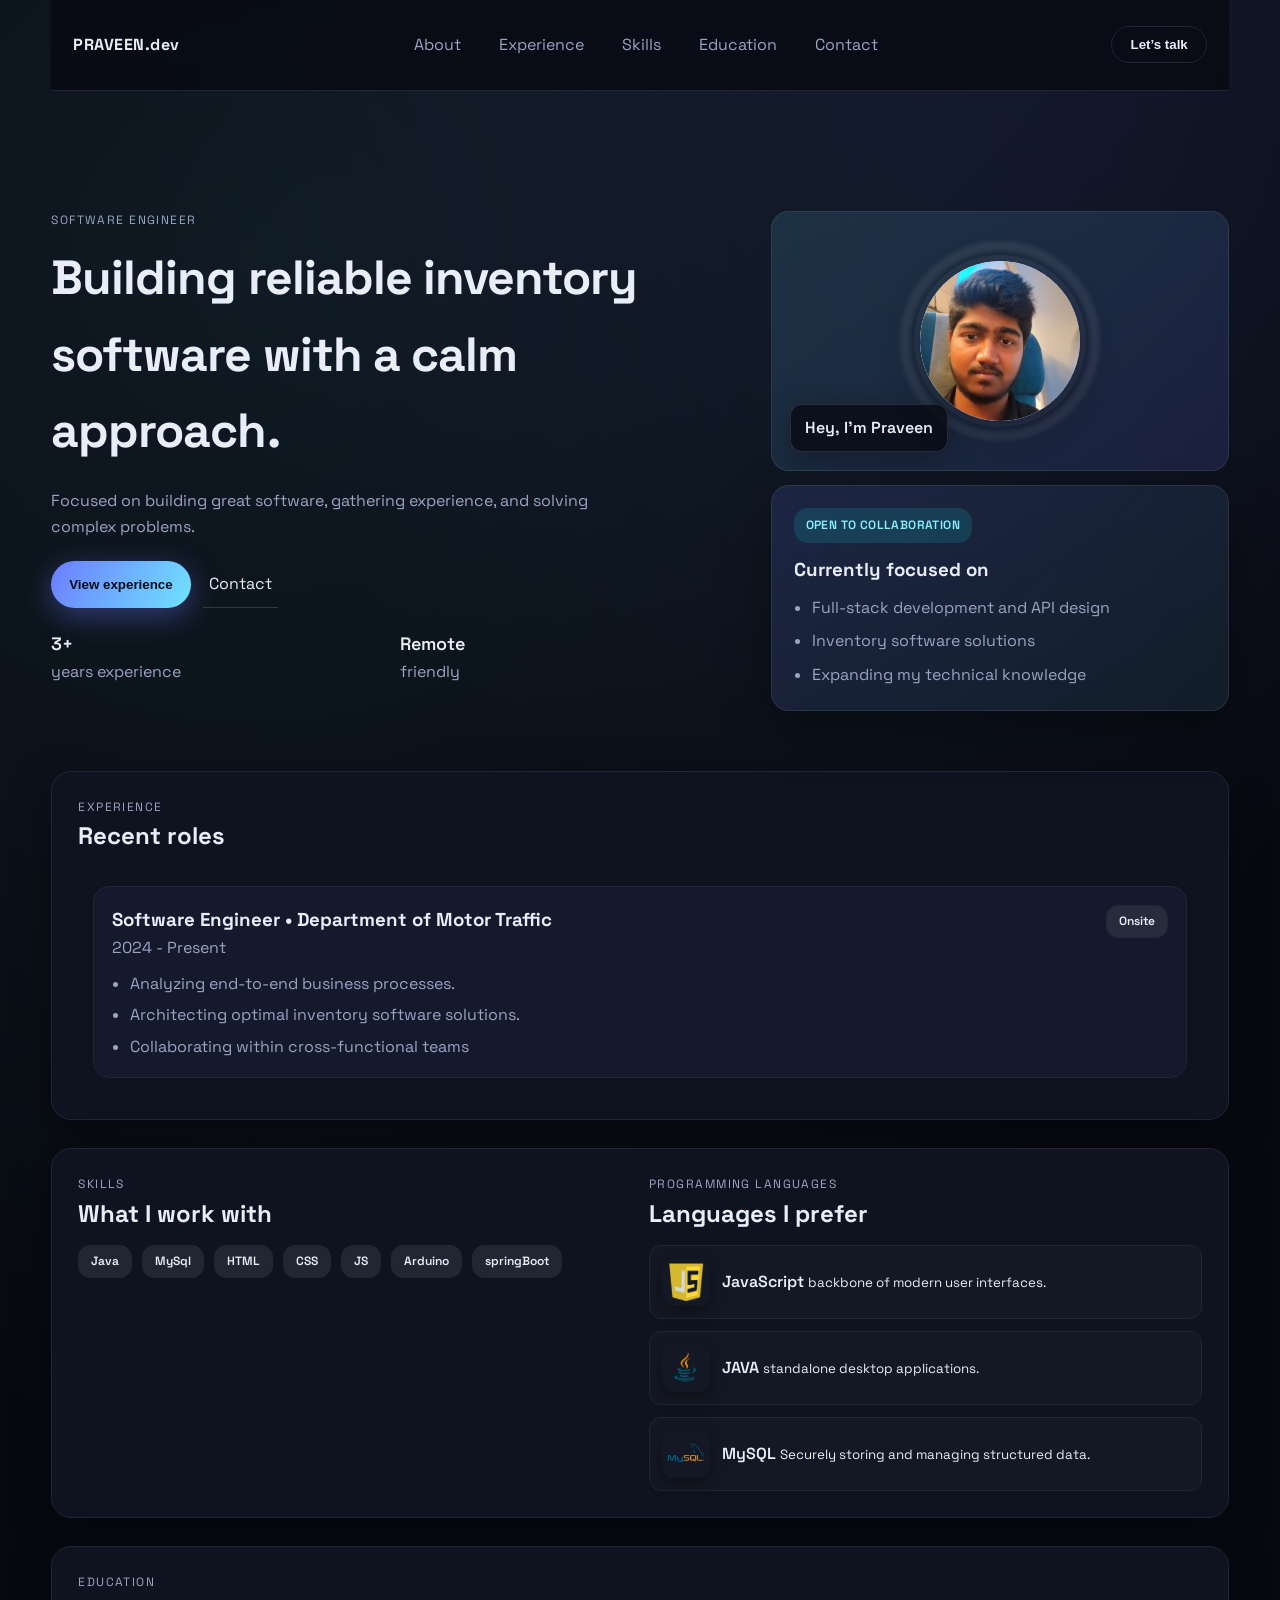
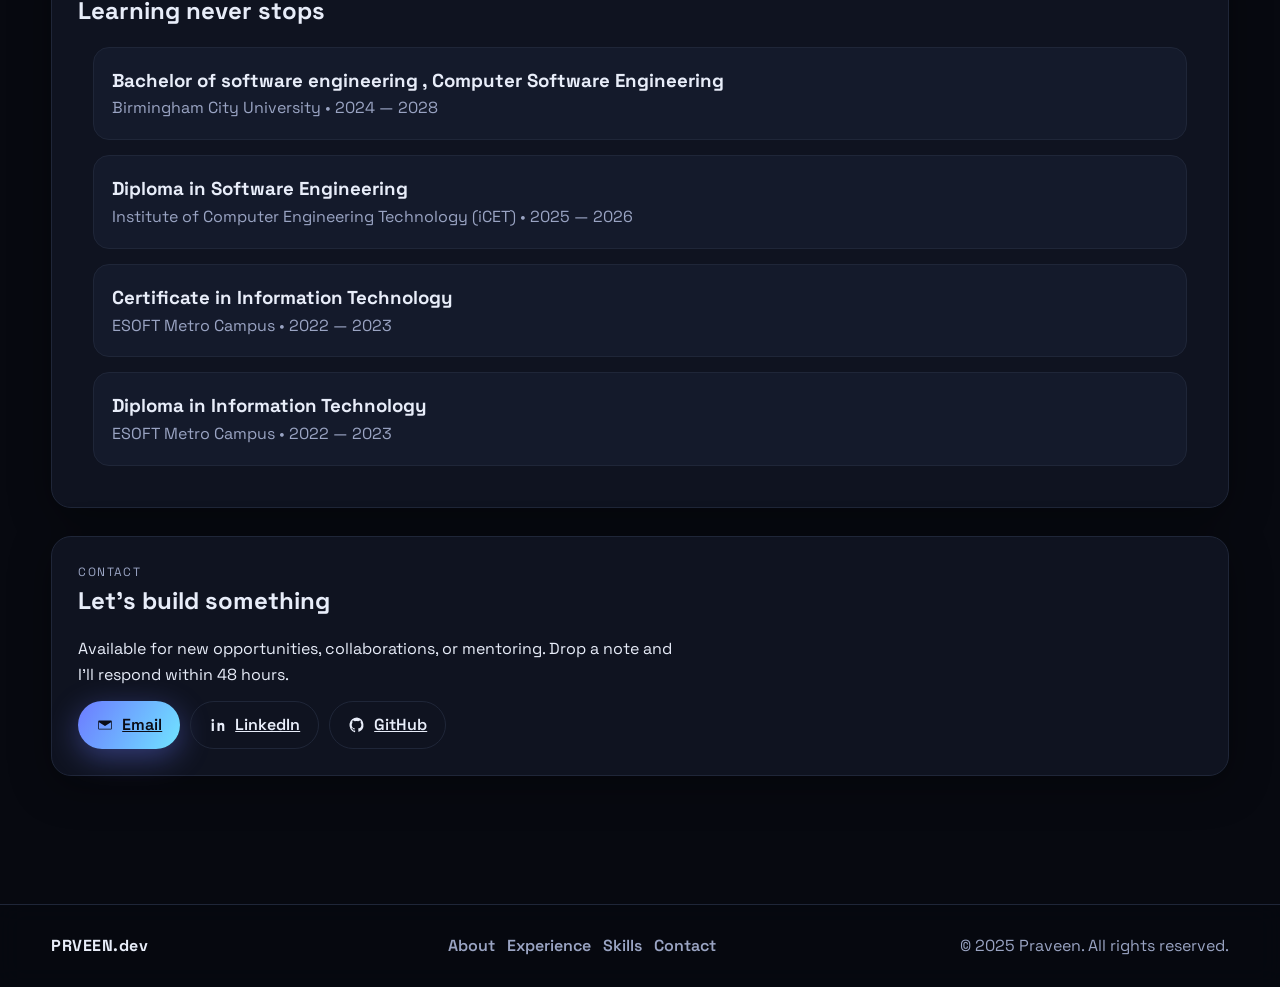
<file: index.html>
<!DOCTYPE html>
<html lang="en">
<head>
    <meta charset="UTF-8">
    <meta name="viewport" content="width=device-width, initial-scale=1.0">
    <title>Praveen Wijewardana</title>
    <link rel="preconnect" href="https://fonts.googleapis.com">
    <link rel="preconnect" href="https://fonts.gstatic.com" crossorigin>
    <link href="https://fonts.googleapis.com/css2?family=Space+Grotesk:wght@400;500;600;700&display=swap" rel="stylesheet">
    <link rel="stylesheet" href="style.css">
</head>
<body>

    <div class="bg-grid"></div>
    <header class="nav">
        <div class="logo">PRAVEEN.dev</div>
        <nav>
            <a href="#about">About</a>
            <a href="#experience">Experience</a>
            <a href="#skills">Skills</a>
            <a href="#education">Education</a>
            <a href="#contact">Contact</a>
        </nav>
        <button class="pill" id="contact-btn">Let’s talk</button>
    </header>

    <main class="shell">
        <section class="hero" id="about">
            <div class="hero__text">
                <p class="eyebrow">Software Engineer</p>
                <h1>Building reliable inventory software with a calm approach.</h1>
                <p class="lede">Focused on building great software, gathering experience, and solving complex problems.</p>
                <div class="hero__actions">
                    <button class="pill primary" id="work-btn">View experience</button>
                    <a class="ghost" href="#contact">Contact</a>
                </div>
                <div class="meta-row">
                    <div><span>3+</span> years experience</div>
                    <!-- <div><span>15</span> products launched</div> -->
                    <div><span>Remote</span> friendly</div>
                </div>
            </div>
            <div class="hero__visual">
                <div class="avatar">
                    <div class="avatar__ring"></div>
                    <div class="avatar__img" aria-hidden="true">
                        <img src="avtar.jpg" alt="Praveen's Avatar">
                    </div>
                    <div class="avatar__label">Hey, I’m Praveen</div>
                </div>
                <div class="hero__card">
                    <div class="badge">Open to collaboration</div>
                    <h3>Currently focused on</h3>
                    <ul>
                        <li>Full-stack development and API design</li>
                        <li>Inventory software solutions</li>
                        <li>Expanding my technical knowledge</li>
                    </ul>
                </div>
            </div>
        </section>

        <section class="panel" id="experience">
            <div class="panel__header">
                <p class="eyebrow">Experience</p>
                <h2>Recent roles</h2>
            </div>
            <div class="timeline">
                <article class="card">
                    <div class="card__head">
                        <div>
                            <h3>Software Engineer • Department of Motor Traffic</h3>
                            <p class="muted">2024 - Present</p>
                        </div>
                        <span class="chip">Onsite</span>
                    </div>
                    <ul>
                        <li>Analyzing end-to-end business processes.</li>
                        <li>Architecting optimal inventory software solutions.</li>
                        <li>Collaborating within cross-functional teams</li>
                    </ul>
                </article>

            </div>
        </section>

        <section class="panel grid" id="skills">
            <div>
                <p class="eyebrow">Skills</p>
                <h2>What I work with</h2>
                <div class="tags">
                    <span class="chip">Java</span>
                    <span class="chip">MySql</span>
                    <span class="chip">HTML</span>
                    <span class="chip">CSS</span>
                    <span class="chip">JS</span>
                    <span class="chip">Arduino</span>
                    <span class="chip">springBoot</span>
                </div>
            </div>
            <div>
                <p class="eyebrow">Programming Languages</p>
                <h2>Languages I prefer</h2>
                <div class="lang">
                    <div class="lang__item">
                        <div class="lang__icon ts">
                            <img src="javascript.png" alt="JavaScript">
                        </div>
                        <div>
                            <span>JavaScript</span>
                            <small> backbone of modern user interfaces.</small>
                        </div>
                    </div>
                    <div class="lang__item">
                        <div class="lang__icon py">
                            <img src="p-80-java.webp" alt="Java">
                        </div>
                        <div>
                            <span>JAVA</span>
                            <small>standalone desktop applications.</small>
                        </div>
                    </div>
                    <div class="lang__item">
                        <div class="lang__icon go">
                            <img src="mysql-5-logo-png-transparent.png" alt="MySQL">
                        </div>
                        <div>
                            <span>MySQL</span>
                            <small>Securely storing and managing structured data.</small>
                        </div>
                    </div>
                </div>
            </div>
        </section>

        <section class="panel" id="education">
            <div class="panel__header">
                <p class="eyebrow">Education</p>
                <h2>Learning never stops</h2>
            </div>
            <div class="card">
                <div class="card__head">
                    <div>
                        <h3>Bachelor of software engineering , Computer Software Engineering</h3>
                        <p class="muted">Birmingham City University • 2024 — 2028</p>
                    </div>
                </div>
            </div>
            <div class="card">
                <div class="card__head">
                    <div>
                        <h3>Diploma in Software Engineering</h3>
                        <p class="muted">Institute of Computer Engineering Technology (iCET) • 2025 — 2026</p>
                    </div>
                </div>
            </div>
            <div class="card">
                <div class="card__head">
                    <div>
                        <h3>Certificate in Information Technology</h3>
                        <p class="muted">ESOFT Metro Campus • 2022 — 2023</p>
                    </div>
                </div>
            </div>
            <div class="card">
                <div class="card__head">
                    <div>
                        <h3>Diploma in Information Technology</h3>
                        <p class="muted">ESOFT Metro Campus • 2022 — 2023</p>
                    </div>
                </div>
            </div>
        </section>

        <section class="panel" id="contact">
            <div class="panel__header">
                <p class="eyebrow">Contact</p>
                <h2>Let’s build something</h2>
            </div>
            <div class="contact">
                <div>
                    <p>Available for new opportunities, collaborations, or mentoring. Drop a note and I’ll respond within 48 hours.</p>
                    <div class="contact__links">
                        <a href="praveenwijewardana1@gmail.com" class="pill primary">
                            <svg viewBox="0 0 24 24" aria-hidden="true" focusable="false"><path d="M4 6h16a1 1 0 0 1 1 1v10a1 1 0 0 1-1 1H4a1 1 0 0 1-1-1V7a1 1 0 0 1 1-1Zm0 2.2V17h16V8.2l-8 5.2-8-5.2Z" fill="currentColor"></path></svg>
                            Email
                        </a>
                        <a href="https://www.linkedin.com/in/praveen-wijewardana/" target="_blank" rel="noreferrer" class="pill">
                            <svg viewBox="0 0 24 24" aria-hidden="true" focusable="false"><path d="M6.5 20H3.6V9h2.9v11ZM5 7.5a1.75 1.75 0 1 1 0-3.5 1.75 1.75 0 0 1 0 3.5ZM20.4 20h-2.9v-5.8c0-1.4-.6-2.1-1.6-2.1-.9 0-1.7.6-1.7 2V20h-2.9V9h2.8v1.5s.9-1.6 3-1.6c2 0 3.3 1.2 3.3 3.7V20Z" fill="currentColor"></path></svg>
                            LinkedIn
                        </a>
                        <a href="https://github.com/PraveenWijewardana" target="_blank" rel="noreferrer" class="pill">
                            <svg viewBox="0 0 24 24" aria-hidden="true" focusable="false"><path d="M12 2a10 10 0 0 0-3.2 19.5c.5.1.7-.2.7-.5v-1.7c-2.8.6-3.4-1.3-3.4-1.3-.4-1-1-1.3-1-1.3-.8-.6.1-.6.1-.6.9.1 1.3.9 1.3.9.8 1.3 2.1.9 2.6.7.1-.6.3-.9.5-1.1-2.2-.3-4.6-1.1-4.6-5a3.9 3.9 0 0 1 1-2.7c-.1-.3-.5-1.4.1-2.8 0 0 .8-.3 2.8 1a9.7 9.7 0 0 1 5 0c2-1.3 2.8-1 2.8-1 .6 1.4.2 2.5.1 2.8a3.9 3.9 0 0 1 1 2.7c0 3.9-2.4 4.7-4.6 5 .3.3.6.8.6 1.6v2.4c0 .3.2.6.7.5A10 10 0 0 0 12 2Z" fill="currentColor"></path></svg>
                            GitHub
                        </a>
                    </div>
                </div>
            </div>
        </section>
    </main>

    <footer class="footer">
        <div class="footer__inner">
            <div class="logo">PRVEEN.dev</div>
            <div class="footer__links">
                <a href="#about">About</a>
                <a href="#experience">Experience</a>
                <a href="#skills">Skills</a>
                <a href="#contact">Contact</a>
            </div>
            <div class="footer__note">© 2025 Praveen. All rights reserved.</div>
        </div>
    </footer>

    <script src="script.js"></script>
</body>
</html>
</file>
<file: style.css>
* {
	box-sizing: border-box;
	margin: 0;
	padding: 0;
}

:root {
	--bg: #070910;
	--panel: #0f1320;
	--card: #141a2b;
	--text: #e8edf9;
	--muted: #9aa4c3;
	--accent: #6c7bff;
	--accent-2: #70e4ff;
	--border: #1f2638;
	--glow: rgba(108, 123, 255, 0.4);
	font-family: 'Space Grotesk', system-ui, -apple-system, sans-serif;
	color: var(--text);
	background: var(--bg);
}

body {
	background: radial-gradient(1200px circle at 20% 10%, rgba(112, 228, 255, 0.08), transparent),
		radial-gradient(900px circle at 80% 0%, rgba(108, 123, 255, 0.10), transparent),
		var(--bg);
	min-height: 100vh;
	line-height: 1.6;
}

.shell {
	width: min(1200px, 92vw);
	margin: 0 auto;
	padding: 120px 0 80px;
	position: relative;
	z-index: 1;
}

.bg-grid {
	position: fixed;
	inset: 0;
	background-image: linear-gradient(rgba(255,255,255,0.03) 1px, transparent 1px),
		linear-gradient(90deg, rgba(255,255,255,0.03) 1px, transparent 1px);
	background-size: 120px 120px;
	opacity: 0.35;
	pointer-events: none;
	mask-image: radial-gradient(circle at center, rgba(0,0,0,0.6), transparent 65%);
	z-index: 0;
}

.nav {
	width: min(1200px, 92vw);
	margin: 0 auto;
	padding: 22px ;
	display: flex;
	align-items: center;
	justify-content: space-between;
	gap: 16px;
	position: sticky;
	top: 0;
	z-index: 10;
	background: rgba(7,9,16,0.75);
	backdrop-filter: blur(12px);
	border-bottom: 1px solid var(--border);
}

.nav nav {
	display: flex;
	gap: 14px;
	flex-wrap: wrap;
}

.nav a {
	color: var(--muted);
	text-decoration: none;
	padding: 10px 12px;
	border-radius: 12px;
	transition: color 0.2s ease, background 0.2s ease;
}

.nav a:hover {
	color: var(--text);
	background: rgba(255,255,255,0.06);
}

.logo {
	font-weight: 700;
	letter-spacing: 0.5px;
}

.pill {
	border: 1px solid var(--border);
	background: transparent;
	color: var(--text);
	padding: 10px 18px;
	border-radius: 999px;
	cursor: pointer;
	font-weight: 600;
	transition: all 0.2s ease;
	display: inline-flex;
	align-items: center;
	gap: 8px;
}

.pill.primary {
	background: linear-gradient(120deg, var(--accent), var(--accent-2));
	color: #0a0c16;
	border: none;
	box-shadow: 0 8px 30px var(--glow);
}

.pill svg {
	width: 18px;
	height: 18px;
}

.pill.full {
	width: 100%;
}

.pill:hover {
	transform: translateY(-1px);
	box-shadow: 0 6px 20px rgba(0,0,0,0.25);
}

.ghost {
	color: var(--text);
	text-decoration: none;
	padding: 10px 6px;
	border-bottom: 1px solid rgba(255,255,255,0.15);
	transition: border 0.2s ease;
}

.ghost:hover {
	border-bottom-color: var(--text);
}

.hero {
	display: grid;
	grid-template-columns: 1.2fr 0.8fr;
	gap: 32px;
	align-items: stretch;
	margin-bottom: 60px;
}

.hero__visual {
	display: grid;
	gap: 14px;
}

.avatar {
	position: relative;
	padding: 24px;
	background: linear-gradient(145deg, rgba(112,228,255,0.12), rgba(108,123,255,0.14));
	border: 1px solid rgba(255,255,255,0.08);
	border-radius: 18px;
	overflow: hidden;
	min-height: 260px;
	display: grid;
	place-items: center;
}

.avatar__ring {
	position: absolute;
	width: 200px;
	height: 200px;
	border-radius: 50%;
	border: 10px solid rgba(255,255,255,0.08);
	filter: blur(2px);
	animation: spin 16s linear infinite;
	z-index: 0;
}

.avatar__img {
	width: 160px;
	height: 160px;
	aspect-ratio: 1 / 1;
	border-radius: 50%;
	background: radial-gradient(circle at 30% 30%, #ffffff, #cdd7ff, #7aa7ff);
	position: relative;
	box-shadow: 0 10px 35px rgba(0,0,0,0.35), 0 0 0 6px rgba(255,255,255,0.06);
	overflow: hidden;
	z-index: 1;
}

.avatar__shine {
	position: absolute;
	inset: 0;
	background: radial-gradient(circle at 20% 20%, rgba(255,255,255,0.5), transparent 45%);
	border-radius: 50%;
}

.avatar__img img {
	width: 100%;
	height: 100%;
	object-fit: cover;
	display: block;
	border-radius: 50%;
	filter: saturate(1.05);
}

.avatar__img::after {
	content: "";
	position: absolute;
	inset: -6px;
	border-radius: 50%;
	border: 1px solid rgba(255,255,255,0.18);
	box-shadow: 0 12px 35px rgba(0,0,0,0.45);
	pointer-events: none;
}

.avatar__label {
	position: absolute;
	bottom: 18px;
	left: 18px;
	background: rgba(7,9,16,0.75);
	border: 1px solid rgba(255,255,255,0.12);
	padding: 10px 14px;
	border-radius: 12px;
	font-weight: 600;
	box-shadow: 0 8px 30px rgba(0,0,0,0.3);
}

.hero__text h1 {
	font-size: clamp(32px, 5vw, 48px);
	margin: 10px 0 18px;
	letter-spacing: -0.02em;
}

.hero__text .lede {
	color: var(--muted);
	max-width: 58ch;
}

.hero__actions {
	display: flex;
	gap: 12px;
	margin: 22px 0;
	flex-wrap: wrap;
}

.meta-row {
	display: grid;
	grid-template-columns: repeat(auto-fit, minmax(160px, 1fr));
	gap: 10px;
	margin-top: 14px;
	color: var(--muted);
}

.meta-row span {
	display: block;
	color: var(--text);
	font-weight: 600;
	font-size: 18px;
}

.hero__card {
	background: linear-gradient(140deg, rgba(108,123,255,0.15), rgba(112,228,255,0.08));
	border: 1px solid rgba(255,255,255,0.08);
	padding: 22px;
	border-radius: 18px;
	box-shadow: 0 18px 50px rgba(0,0,0,0.35);
}

.hero__card h3 {
	margin: 12px 0 10px;
}

.hero__card ul {
	color: var(--muted);
	list-style: disc;
	padding-left: 18px;
	display: grid;
	gap: 8px;
}

.badge {
	display: inline-flex;
	align-items: center;
	gap: 6px;
	padding: 8px 12px;
	border-radius: 14px;
	background: rgba(10, 252, 255, 0.12);
	color: #8bf0ff;
	font-weight: 600;
	font-size: 12px;
	letter-spacing: 0.4px;
	text-transform: uppercase;
}

.panel {
	background: var(--panel);
	border: 1px solid var(--border);
	border-radius: 20px;
	padding: 26px;
	margin-bottom: 28px;
	box-shadow: 0 10px 40px rgba(0,0,0,0.35);
}

.panel.grid {
	display: grid;
	grid-template-columns: repeat(auto-fit, minmax(260px, 1fr));
	gap: 18px;
}

.panel__header {
	margin-bottom: 16px;
}

.eyebrow {
	letter-spacing: 0.12em;
	text-transform: uppercase;
	font-size: 12px;
	color: var(--muted);
}

.muted {
	color: var(--muted);
}

.timeline {
	display: grid;
	gap: 16px;
}

.card {
	background: var(--card);
	border: 1px solid var(--border);
	border-radius: 16px;
	padding: 18px;
	display: grid;
	gap: 10px;
    margin: 15px;
}

.card__head {
	display: flex;
	align-items: flex-start;
	justify-content: space-between;
	gap: 12px;
	flex-wrap: wrap;
}

.card ul {
	list-style: disc;
	color: var(--muted);
	padding-left: 18px;
	display: grid;
	gap: 6px;
}

.chip {
	display: inline-block;
	background: rgba(255,255,255,0.08);
	color: var(--text);
	padding: 6px 12px;
	border-radius: 12px;
	border: 1px solid var(--border);
	font-weight: 600;
	font-size: 12px;
}

.tags {
	display: flex;
	flex-wrap: wrap;
	gap: 10px;
	margin-top: 12px;
}

.lang {
	display: grid;
	gap: 12px;
	margin-top: 12px;
}

.lang__item {
	display: grid;
	grid-template-columns: auto 1fr;
	align-items: center;
	gap: 12px;
	padding: 12px;
	border: 1px solid var(--border);
	border-radius: 12px;
	background: rgba(255,255,255,0.02);
}

.lang__icon {
	width: 48px;
	height: 48px;
	border-radius: 12px;
	overflow: hidden;
	box-shadow: 0 6px 16px rgba(0,0,0,0.35);
}

.lang__icon svg {
	width: 100%;
	height: 100%;
}

.lang__icon img {
	width: 100%;
	height: 100%;
	object-fit: contain;
	padding: 4px;
	display: block;
}

.lang span {
	font-weight: 600;
}

.contact {
	display: grid;
	grid-template-columns: 1.1fr 0.9fr;
	gap: 20px;
	align-items: start;
}

.contact__links {
	display: flex;
	gap: 10px;
	margin-top: 14px;
	flex-wrap: wrap;
}

.contact__form {
	background: var(--card);
	border: 1px solid var(--border);
	border-radius: 16px;
	padding: 18px;
	display: grid;
	gap: 12px;
}

.footer {
	border-top: 1px solid var(--border);
	background: rgba(7,9,16,0.7);
	backdrop-filter: blur(12px);
	padding: 28px 0;
	margin-top: 20px;
}

.footer__inner {
	width: min(1200px, 92vw);
	margin: 0 auto;
	display: grid;
	grid-template-columns: repeat(auto-fit, minmax(200px, 1fr));
	gap: 12px;
	align-items: center;
}

.footer__links {
	display: flex;
	gap: 12px;
	flex-wrap: wrap;
}

.footer__links a {
	color: var(--muted);
	text-decoration: none;
	font-weight: 600;
}

.footer__links a:hover {
	color: var(--text);
}

.footer__note {
	color: var(--muted);
	text-align: right;
}

.field {
	display: grid;
	gap: 6px;
}

.field label {
	color: var(--muted);
	font-size: 13px;
}

input, textarea {
	width: 100%;
	padding: 12px;
	border-radius: 12px;
	border: 1px solid var(--border);
	background: #0c1020;
	color: var(--text);
	font-family: inherit;
}

input:focus, textarea:focus {
	outline: 1px solid var(--accent);
	box-shadow: 0 0 0 3px rgba(108,123,255,0.2);
}

textarea {
	resize: vertical;
}

@keyframes spin {
	from { transform: rotate(0deg); }
	to { transform: rotate(360deg); }
}

@media (max-width: 900px) {
	.hero {
		grid-template-columns: 1fr;
	}
	.contact {
		grid-template-columns: 1fr;
	}
	.nav nav {
		display: none;
	}
}

@media (max-width: 600px) {
	.shell {
		padding-top: 90px;
	}
	.nav {
		position: fixed;
		inset: 0 0 auto 0;
		padding: 16px;
		background: rgba(7,9,16,0.9);
	}
}
</file>
